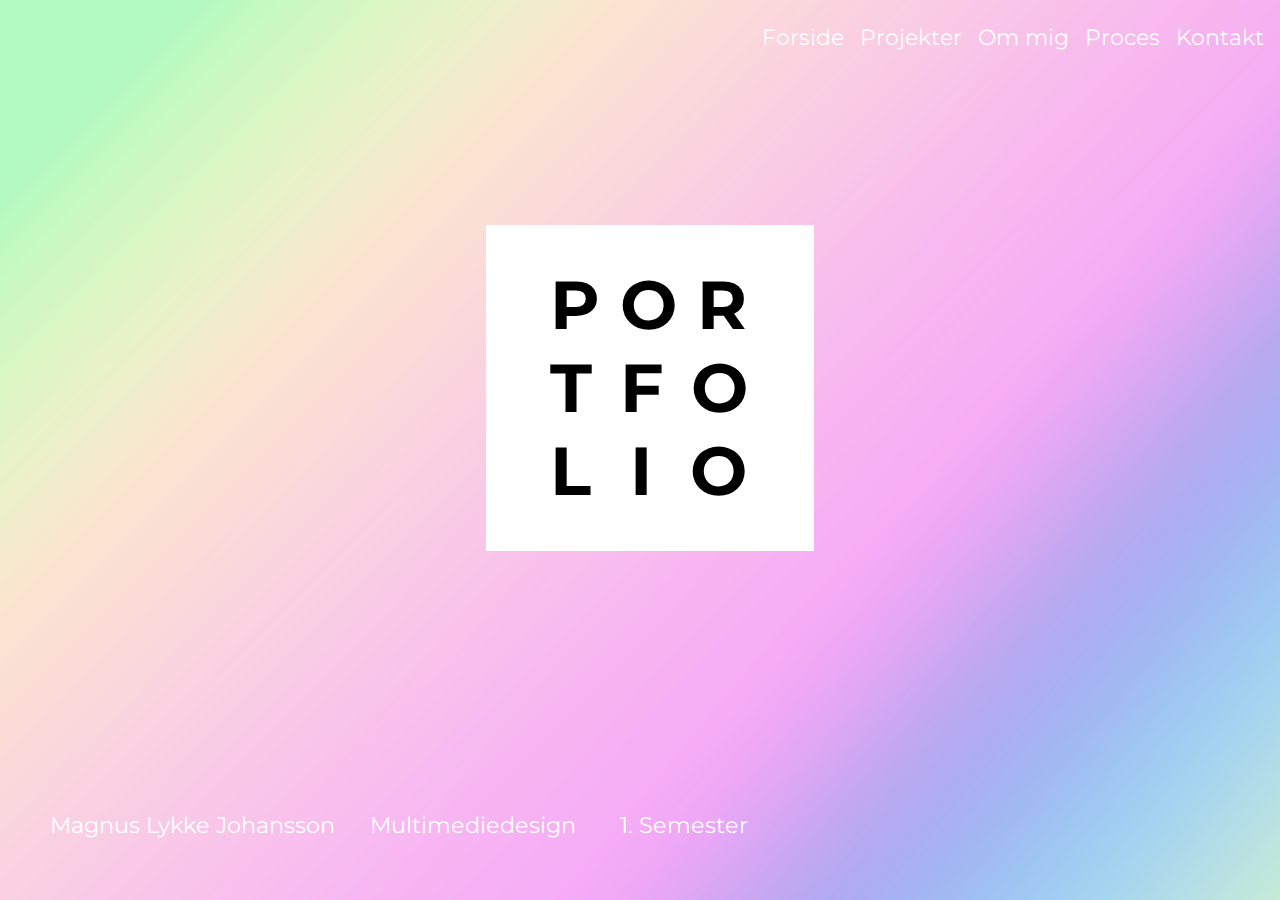
<file: eksamen/index.html>
<!DOCTYPE html>
<html lang="en">
  <head>
    <meta charset="UTF-8" />
    <meta http-equiv="X-UA-Compatible" content="IE=edge" />
    <meta name="viewport" content="width=device-width, initial-scale=1.0" />
    <meta name="robots" content="noindex, nofollow" />
    <link rel="stylesheet" href="css/style.css" />
    <link rel="stylesheet" href="css/projekter.css" />
    <link rel="icon" type="image/x-icon" href="design/billeder/favicon_m.svg" />
    <title>Portfolie</title>
  </head>
  <body class="body2">
    <header>
      <ul class="navbar">
        <li><a href="kontakt.html">Kontakt</a></li>
        <li><a href="proces.html">Proces</a></li>
        <li><a href="ommig.html">Om mig</a></li>
        <li><a href="projekter.html">Projekter</a></li>
        <li><a href="index.html">Forside</a></li>
      </ul>

      <div class="dropdown">
        <button onclick="myFunction()" class="dropbtn">Menu</button>
        <div id="myDropdown" class="dropdown-content">
          <a href="index.html">Forside</a>
          <a href="projekter.html">Projekter</a>
          <a href="ommig.html">Om Mig</a>
          <a href="proces.html">Proces</a>
          <a href="kontakt.html">Kontakt</a>
        </div>
      </div>
    </header>
    <main>
      <div class="gridmidtbox">
        <div class="midtbox">
          <h1 class="h1_a">POR</h1>
          <h1 class="h1_b">TFO</h1>
          <h1 class="h1_c">LIO</h1>
        </div>
      </div>

      <div>
        <p class="navn">Magnus Lykke Johansson</p>
        <p class="stilling">Multimediedesign</p>
        <p class="semester">1. Semester</p>
      </div>
    </main>
    <footer></footer>
    <script src="generel.js"></script>
  </body>
</html>
</file>
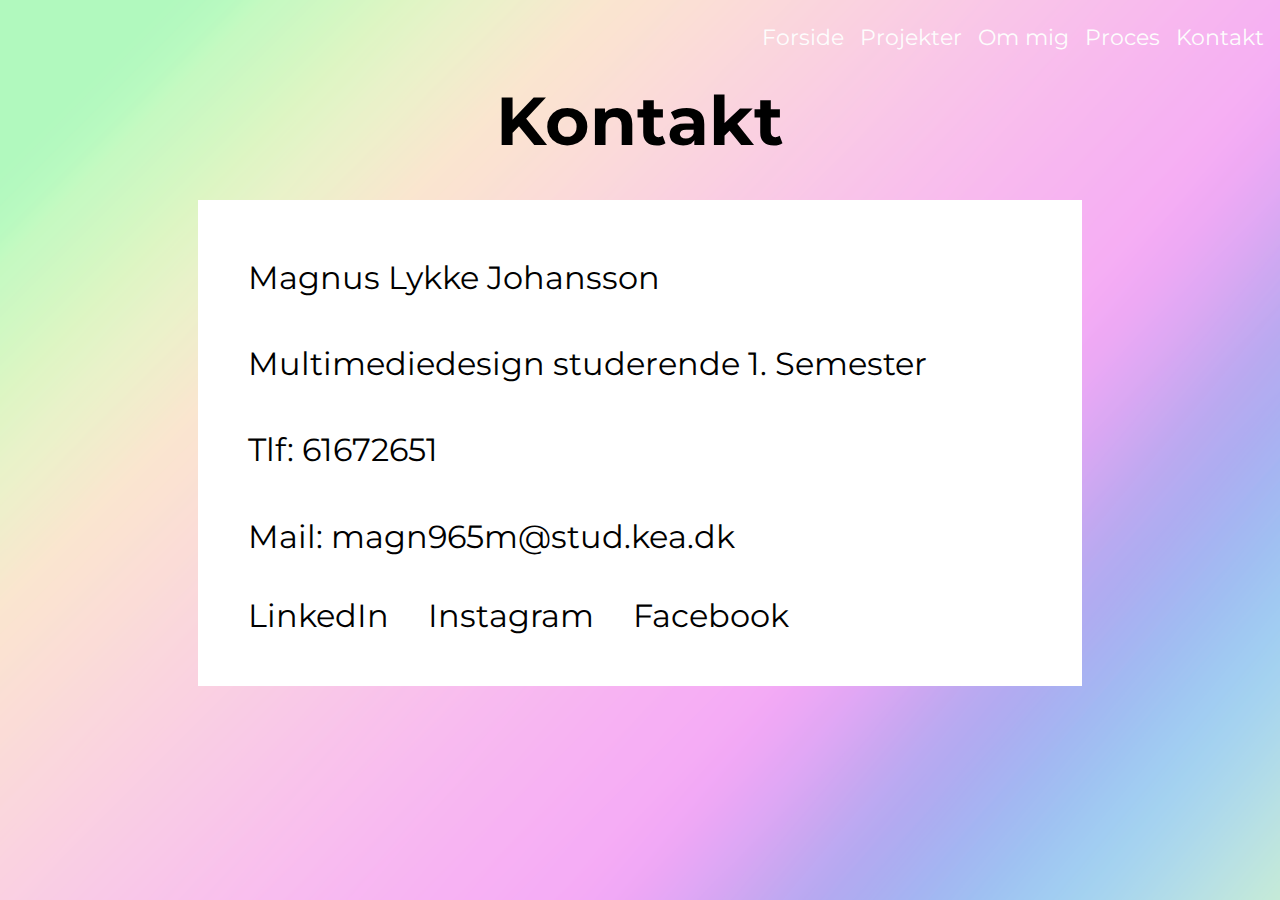
<file: eksamen/kontakt.html>
<!DOCTYPE html>
<html lang="en">
  <head>
    <meta charset="UTF-8" />
    <meta http-equiv="X-UA-Compatible" content="IE=edge" />
    <meta name="viewport" content="width=device-width, initial-scale=1.0" />
    <meta name="robots" content="noindex, nofollow" />
    <link rel="stylesheet" href="css/style.css" />
    <link rel="stylesheet" href="css/projekter.css" />
    <link rel="icon" type="image/x-icon" href="design/billeder/favicon_m.svg" />
    <title>Kontakt</title>
  </head>
  <body class="body2">
    <header>
      <ul class="navbar">
        <li><a href="kontakt.html">Kontakt</a></li>
        <li><a href="proces.html">Proces</a></li>
        <li><a href="ommig.html">Om mig</a></li>
        <li><a href="projekter.html">Projekter</a></li>
        <li><a href="index.html">Forside</a></li>
      </ul>

      <div class="dropdown">
        <button onclick="myFunction()" class="dropbtn">Menu</button>
        <div id="myDropdown" class="dropdown-content">
          <a href="index.html">Forside</a>
          <a href="projekter.html">Projekter</a>
          <a href="ommig.html">Om Mig</a>
          <a href="proces.html">Proces</a>
          <a href="kontakt.html">Kontakt</a>
        </div>
      </div>
    </header>
    <main>
      <div>
        <h1 class="overskrift">Kontakt</h1>
      </div>
      <div class="kontakt">
        <p>Magnus Lykke Johansson</p>
        <p>Multimediedesign studerende 1. Semester</p>
        <p>Tlf: 61672651</p>
        <p>Mail: magn965m@stud.kea.dk</p>
        <div class="grid_1_1_1">
          <a class="kontakt_a" href="https://www.linkedin.com/in/magnuslykkejohansson/" target="_blank">LinkedIn</a>
          <a class="kontakt_a" href="https://www.instagram.com/thedianadiamond/" target="_blank">Instagram</a>
          <a class="kontakt_a" href="https://www.facebook.com/magnus.lykkejohansson/" target="_blank">Facebook</a>
        </div>
      </div>
    </main>
    <footer></footer>
    <script src="generel.js"></script>
  </body>
</html>
</file>
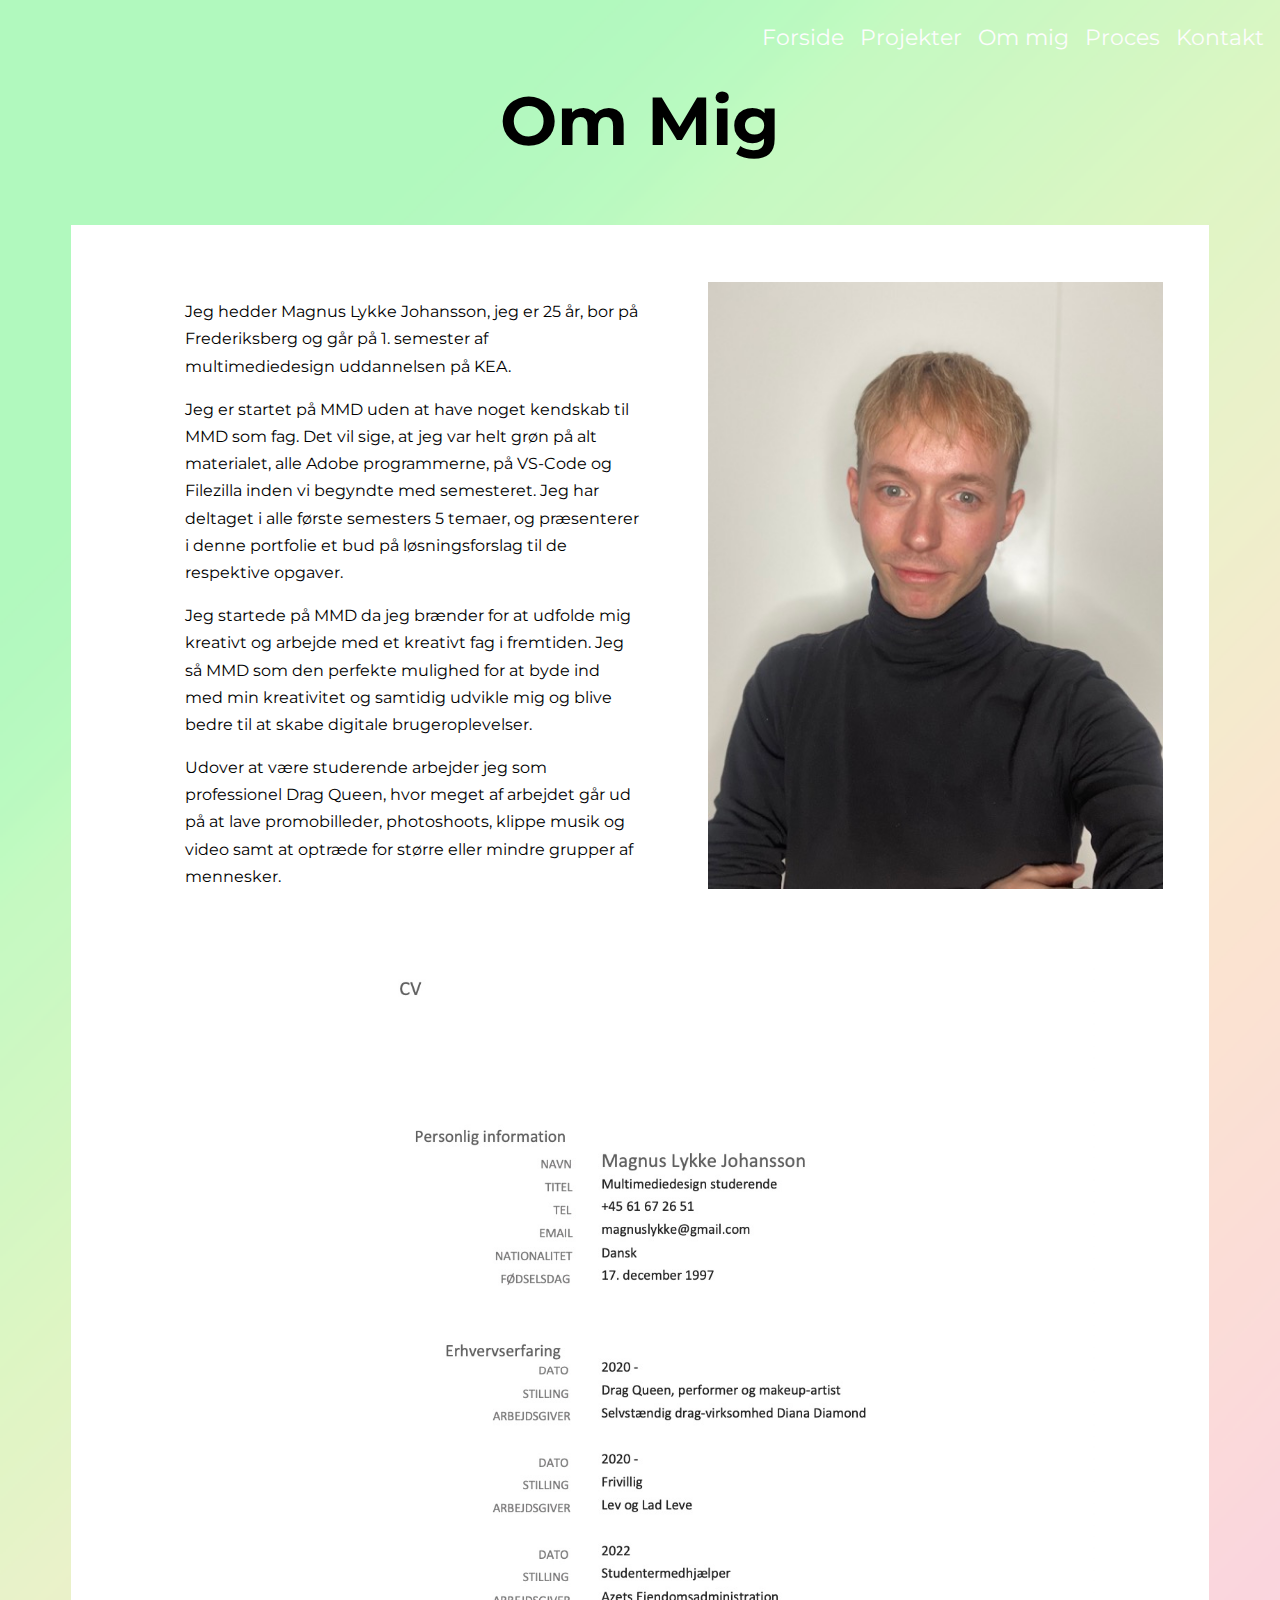
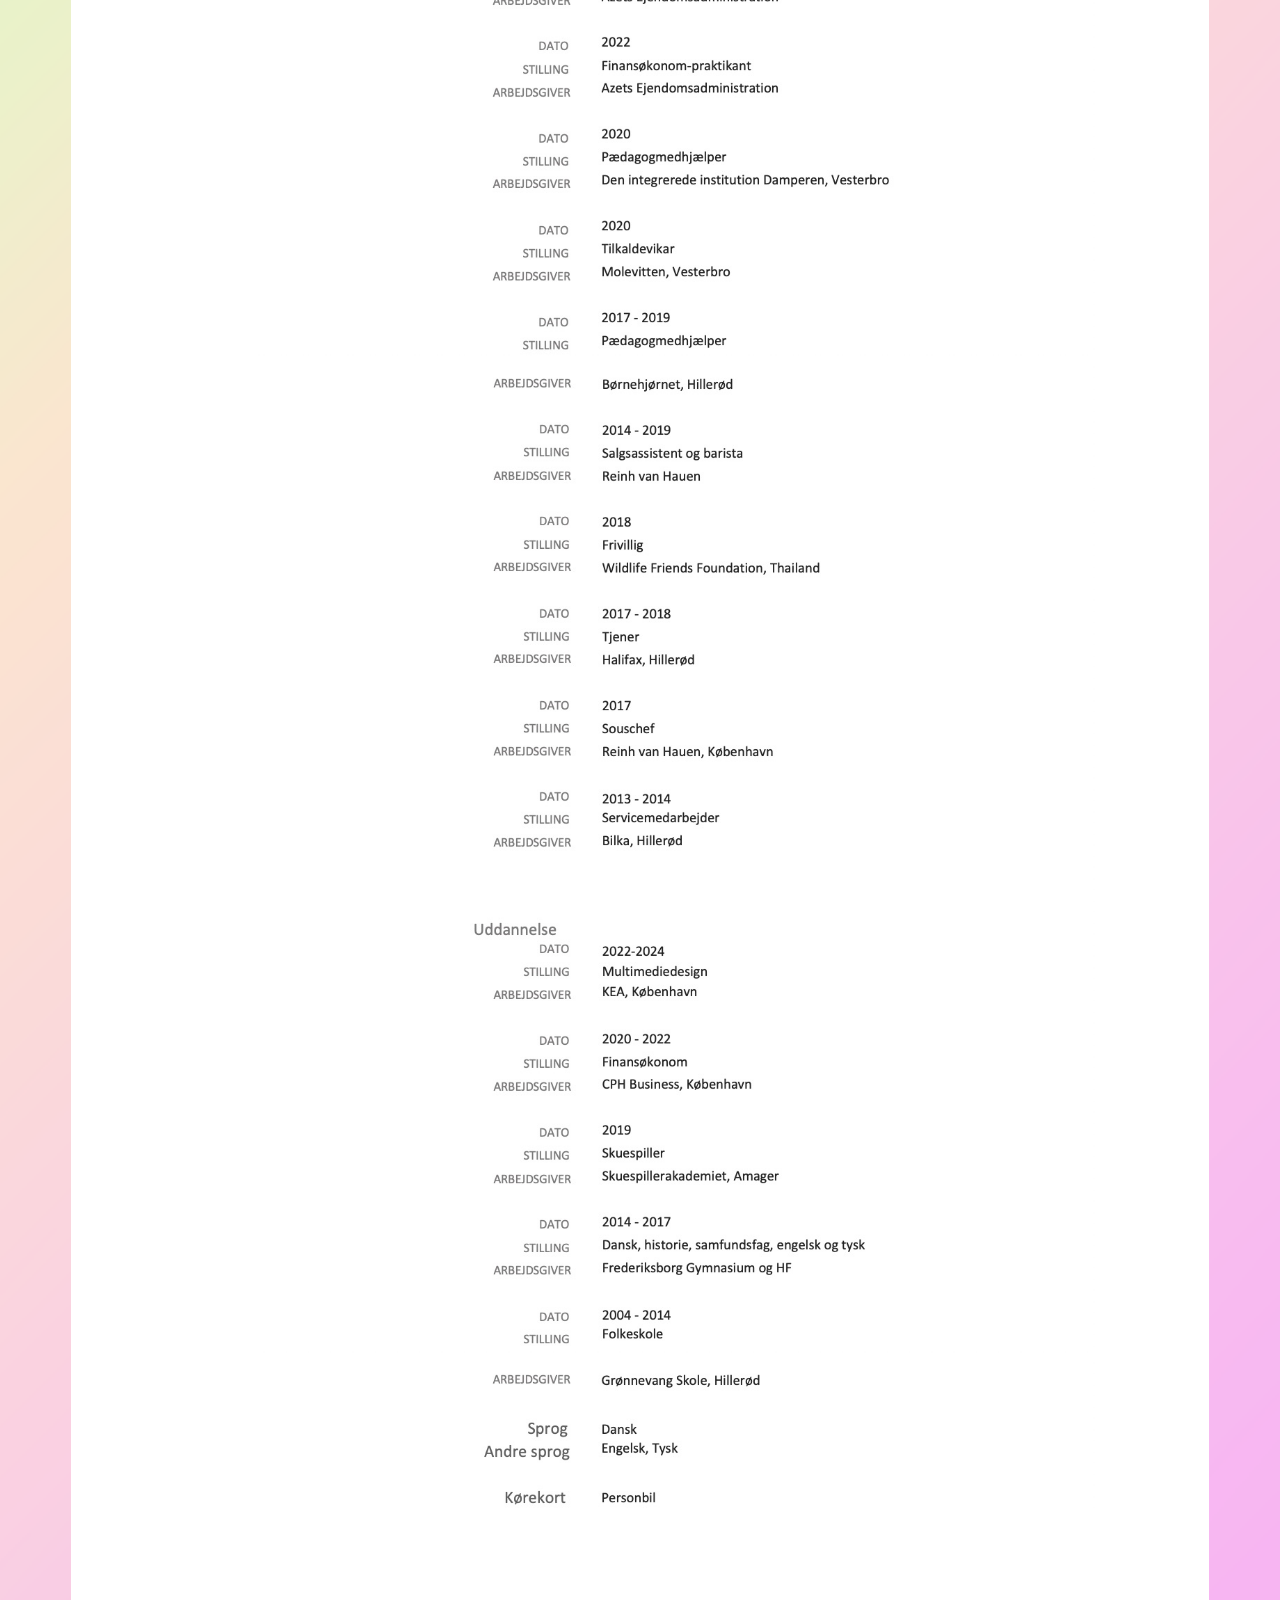
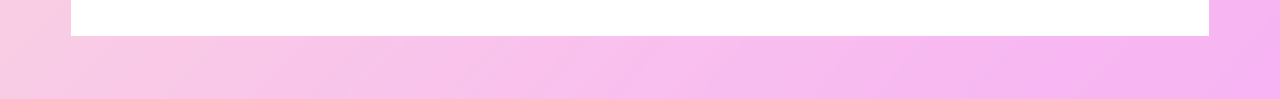
<file: eksamen/ommig.html>
<!DOCTYPE html>
<html lang="en">
  <head>
    <meta charset="UTF-8" />
    <meta http-equiv="X-UA-Compatible" content="IE=edge" />
    <meta name="viewport" content="width=device-width, initial-scale=1.0" />
    <meta name="robots" content="noindex, nofollow" />
    <link rel="stylesheet" href="css/style.css" />
    <link rel="stylesheet" href="css/projekter.css" />
    <link rel="icon" type="image/x-icon" href="design/billeder/favicon_m.svg" />
    <title>Om mig</title>
  </head>
  <body class="ommig_body">
    <header>
      <ul class="navbar">
        <li><a href="kontakt.html">Kontakt</a></li>
        <li><a href="proces.html">Proces</a></li>
        <li><a href="ommig.html">Om mig</a></li>
        <li><a href="projekter.html">Projekter</a></li>
        <li><a href="index.html">Forside</a></li>
      </ul>

      <div class="dropdown">
        <button onclick="myFunction()" class="dropbtn">Menu</button>
        <div id="myDropdown" class="dropdown-content">
          <a href="index.html">Forside</a>
          <a href="projekter.html">Projekter</a>
          <a href="ommig.html">Om Mig</a>
          <a href="proces.html">Proces</a>
          <a href="kontakt.html">Kontakt</a>
        </div>
      </div>
    </header>
    <main>
      <h1 class="overskrift">Om Mig</h1>
      <div class="ommig">
        <div class="grid_1_1ommig">
          <div>
            <p>Jeg hedder Magnus Lykke Johansson, jeg er 25 år, bor på Frederiksberg og går på 1. semester af multimediedesign uddannelsen på KEA.</p>
            <p>
              Jeg er startet på MMD uden at have noget kendskab til MMD som fag. Det vil sige, at jeg var helt grøn på alt materialet, alle Adobe programmerne, på VS-Code og Filezilla inden vi begyndte med semesteret. Jeg har deltaget i alle første
              semesters 5 temaer, og præsenterer i denne portfolie et bud på løsningsforslag til de respektive opgaver.
            </p>
            <p>
              Jeg startede på MMD da jeg brænder for at udfolde mig kreativt og arbejde med et kreativt fag i fremtiden. Jeg så MMD som den perfekte mulighed for at byde ind med min kreativitet og samtidig udvikle mig og blive bedre til at skabe
              digitale brugeroplevelser.
            </p>

            <p>Udover at være studerende arbejder jeg som professionel Drag Queen, hvor meget af arbejdet går ud på at lave promobilleder, photoshoots, klippe musik og video samt at optræde for større eller mindre grupper af mennesker.</p>
          </div>
          <div>
            <img class="portrait" src="design/billeder/portrait.jpeg" alt="portræt" />
          </div>
        </div>
        <div>
          <img class="img_cv" src="design/billeder/cv1.jpeg" alt="cv1" />
          <img class="img_cv" src="design/billeder/cv2.jpeg" alt="cv2" />
          <img class="img_cv1" src="design/billeder/cv3.jpeg" alt="cv3" />
        </div>
      </div>
    </main>
    <footer></footer>
    <script src="generel.js"></script>
  </body>
</html>
</file>
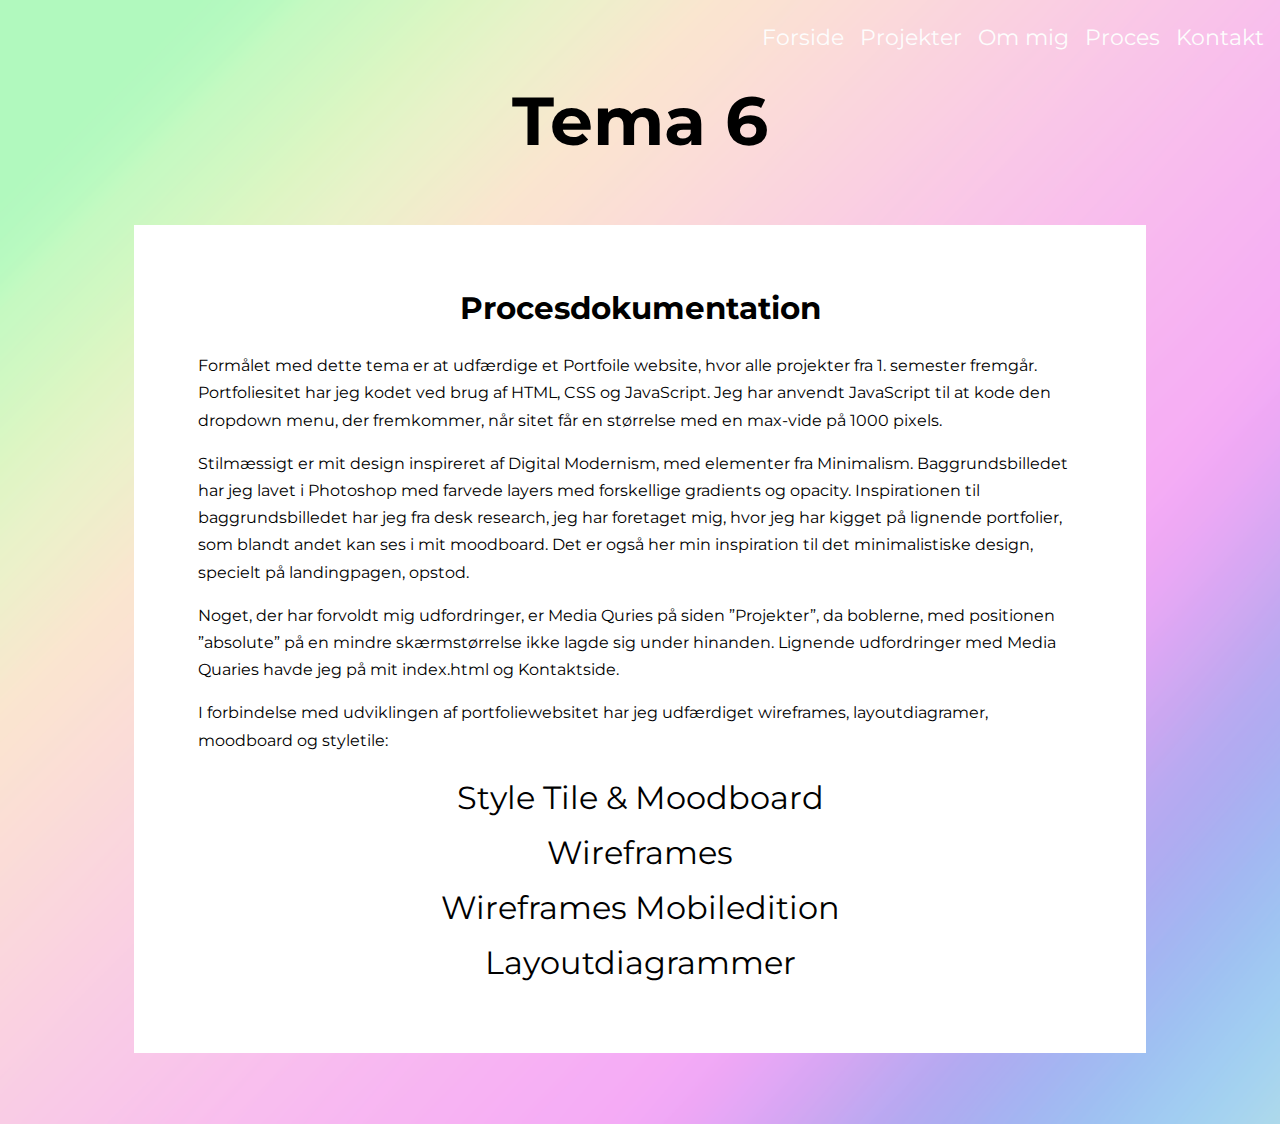
<file: eksamen/proces.html>
<!DOCTYPE html>
<html lang="en">
  <head>
    <meta charset="UTF-8" />
    <meta http-equiv="X-UA-Compatible" content="IE=edge" />
    <meta name="viewport" content="width=device-width, initial-scale=1.0" />
    <meta name="robots" content="noindex, nofollow" />
    <link rel="stylesheet" href="css/style.css" />
    <link rel="stylesheet" href="css/projekter.css" />
    <link rel="icon" type="image/x-icon" href="design/billeder/favicon_m.svg" />
    <title>Proces</title>
  </head>
  <body>
    <header>
      <ul class="navbar">
        <li><a href="kontakt.html">Kontakt</a></li>
        <li><a href="proces.html">Proces</a></li>
        <li><a href="ommig.html">Om mig</a></li>
        <li><a href="projekter.html">Projekter</a></li>
        <li><a href="index.html">Forside</a></li>
      </ul>

      <div class="dropdown">
        <button onclick="myFunction()" class="dropbtn">Menu</button>
        <div id="myDropdown" class="dropdown-content">
          <a href="index.html">Forside</a>
          <a href="projekter.html">Projekter</a>
          <a href="ommig.html">Om Mig</a>
          <a href="proces.html">Proces</a>
          <a href="kontakt.html">Kontakt</a>
        </div>
      </div>
    </header>
    <main>
      <div>
        <h1 class="overskrift">Tema 6</h1>
      </div>
      <div id="grid_1">
        <div class="grid_1">
          <h2 class="center">Procesdokumentation</h2>

          <p>
            Formålet med dette tema er at udfærdige et Portfoile website, hvor alle projekter fra 1. semester fremgår. Portfoliesitet har jeg kodet ved brug af HTML, CSS og JavaScript. Jeg har anvendt JavaScript til at kode den dropdown menu, der
            fremkommer, når sitet får en størrelse med en max-vide på 1000 pixels.
          </p>

          <p>
            Stilmæssigt er mit design inspireret af Digital Modernism, med elementer fra Minimalism. Baggrundsbilledet har jeg lavet i Photoshop med farvede layers med forskellige gradients og opacity. Inspirationen til baggrundsbilledet har jeg fra
            desk research, jeg har foretaget mig, hvor jeg har kigget på lignende portfolier, som blandt andet kan ses i mit moodboard. Det er også her min inspiration til det minimalistiske design, specielt på landingpagen, opstod.
          </p>

          <p>
            Noget, der har forvoldt mig udfordringer, er Media Quries på siden ”Projekter”, da boblerne, med positionen ”absolute” på en mindre skærmstørrelse ikke lagde sig under hinanden. Lignende udfordringer med Media Quaries havde jeg på mit
            index.html og Kontaktside.
          </p>
          <p>I forbindelse med udviklingen af portfoliewebsitet har jeg udfærdiget wireframes, layoutdiagramer, moodboard og styletile:</p>
          <a class="sort_skrift2" href="https://xd.adobe.com/view/0a688272-9b3b-439f-8f16-d8cc72229209-5f3b/" target="_blank">Style Tile & Moodboard</a>

          <a class="sort_skrift2" href="https://xd.adobe.com/view/9ee8b8fb-f44b-49fb-a83d-448538bab497-cbbb/" target="_blank">Wireframes</a>

          <a class="sort_skrift2" href="https://xd.adobe.com/view/32cf9885-0af8-417e-920d-a3dce9af9004-679c/" target="_blank">Wireframes Mobiledition</a>

          <a class="sort_skrift2" href="https://xd.adobe.com/view/02809934-1b8d-4665-b57a-2c4931082ee2-57d3/" target="_blank">Layoutdiagrammer</a>
        </div>
      </div>
    </main>
    <footer></footer>
    <script src="generel.js"></script>
  </body>
</html>
</file>
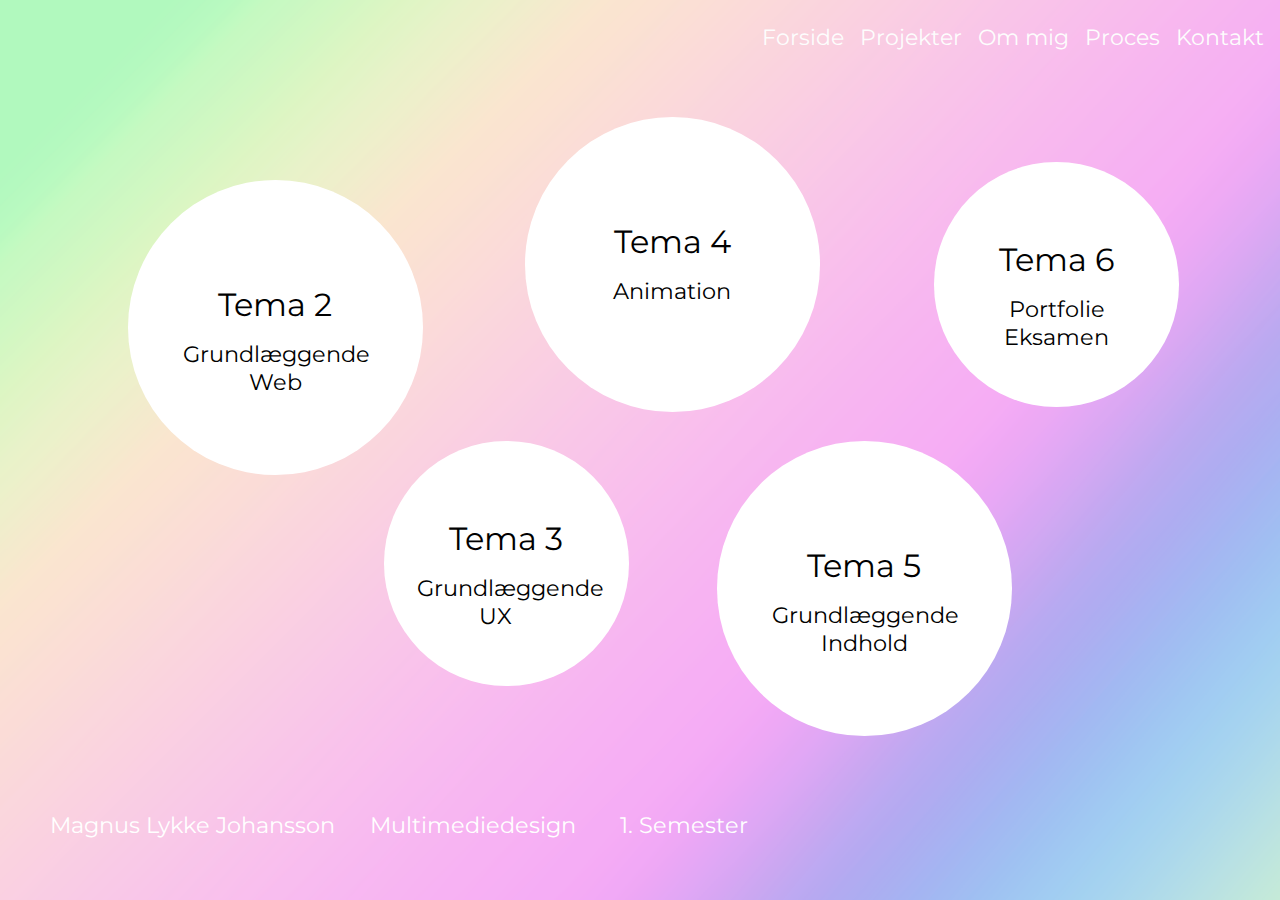
<file: eksamen/projekter.html>
<!DOCTYPE html>
<html lang="en">
  <head>
    <meta charset="UTF-8" />
    <meta http-equiv="X-UA-Compatible" content="IE=edge" />
    <meta name="viewport" content="width=device-width, initial-scale=1.0" />
    <meta name="robots" content="noindex, nofollow" />
    <link rel="stylesheet" href="css/style.css" />
    <link rel="stylesheet" href="css/projekter.css" />
    <link rel="icon" type="image/x-icon" href="design/billeder/favicon_m.svg" />
    <title>Projekter</title>
  </head>
  <body>
    <header>
      <ul class="navbar2">
        <li><a href="kontakt.html">Kontakt</a></li>
        <li><a href="proces.html">Proces</a></li>
        <li><a href="ommig.html">Om mig</a></li>
        <li><a href="projekter.html">Projekter</a></li>
        <li><a href="index.html">Forside</a></li>
      </ul>

      <div class="dropdown2">
        <button onclick="myFunction()" class="dropbtn">Menu</button>
        <div id="myDropdown" class="dropdown-content">
          <a href="index.html">Forside</a>
          <a href="projekter.html">Projekter</a>
          <a href="ommig.html">Om Mig</a>
          <a href="proces.html">Proces</a>
          <a href="kontakt.html">Kontakt</a>
        </div>
      </div>
    </header>
    <main>
      <div id="grid_1">
        <div class="tema2">
          <div class="h2_margin">
            <div>
              <a class="sort_skrift" href="tema2.html">Tema 2 </a>
              <a class="sort_skrift_1" href="tema2.html"> Grundlæggende Web</a>
            </div>
          </div>
        </div>
        <div class="tema3">
          <div class="h2_margin">
            <div>
              <a class="sort_skrift_2" href="tema3.html">Tema 3</a>
              <a class="sort_skrift_3" href="tema3.html">Grundlæggende UX</a>
            </div>
          </div>
        </div>
        <div class="tema4">
          <div class="h2_margin">
            <div>
              <a class="sort_skrift" href="tema4.html">Tema 4 </a>
              <a class="sort_skrift_1" href="tema4.html">Animation</a>
            </div>
          </div>
        </div>
        <div class="tema5">
          <div class="h2_margin">
            <div>
              <a class="sort_skrift" href="tema5.html">Tema 5</a>
              <a class="sort_skrift_1" href="tema5.html">Grundlæggende Indhold</a>
            </div>
          </div>
        </div>
        <div class="tema6">
          <div class="h2_margin">
            <div>
              <a class="sort_skrift_2" href="proces.html">Tema 6</a>
              <a class="sort_skrift_1" href="proces.html">Portfolie Eksamen</a>
            </div>
          </div>
        </div>
      </div>
      <div class="remove">
        <p class="navn">Magnus Lykke Johansson</p>
        <p class="stilling">Multimediedesign</p>
        <p class="semester">1. Semester</p>
      </div>
    </main>
    <footer></footer>
    <script src="generel.js"></script>
  </body>
</html>
</file>
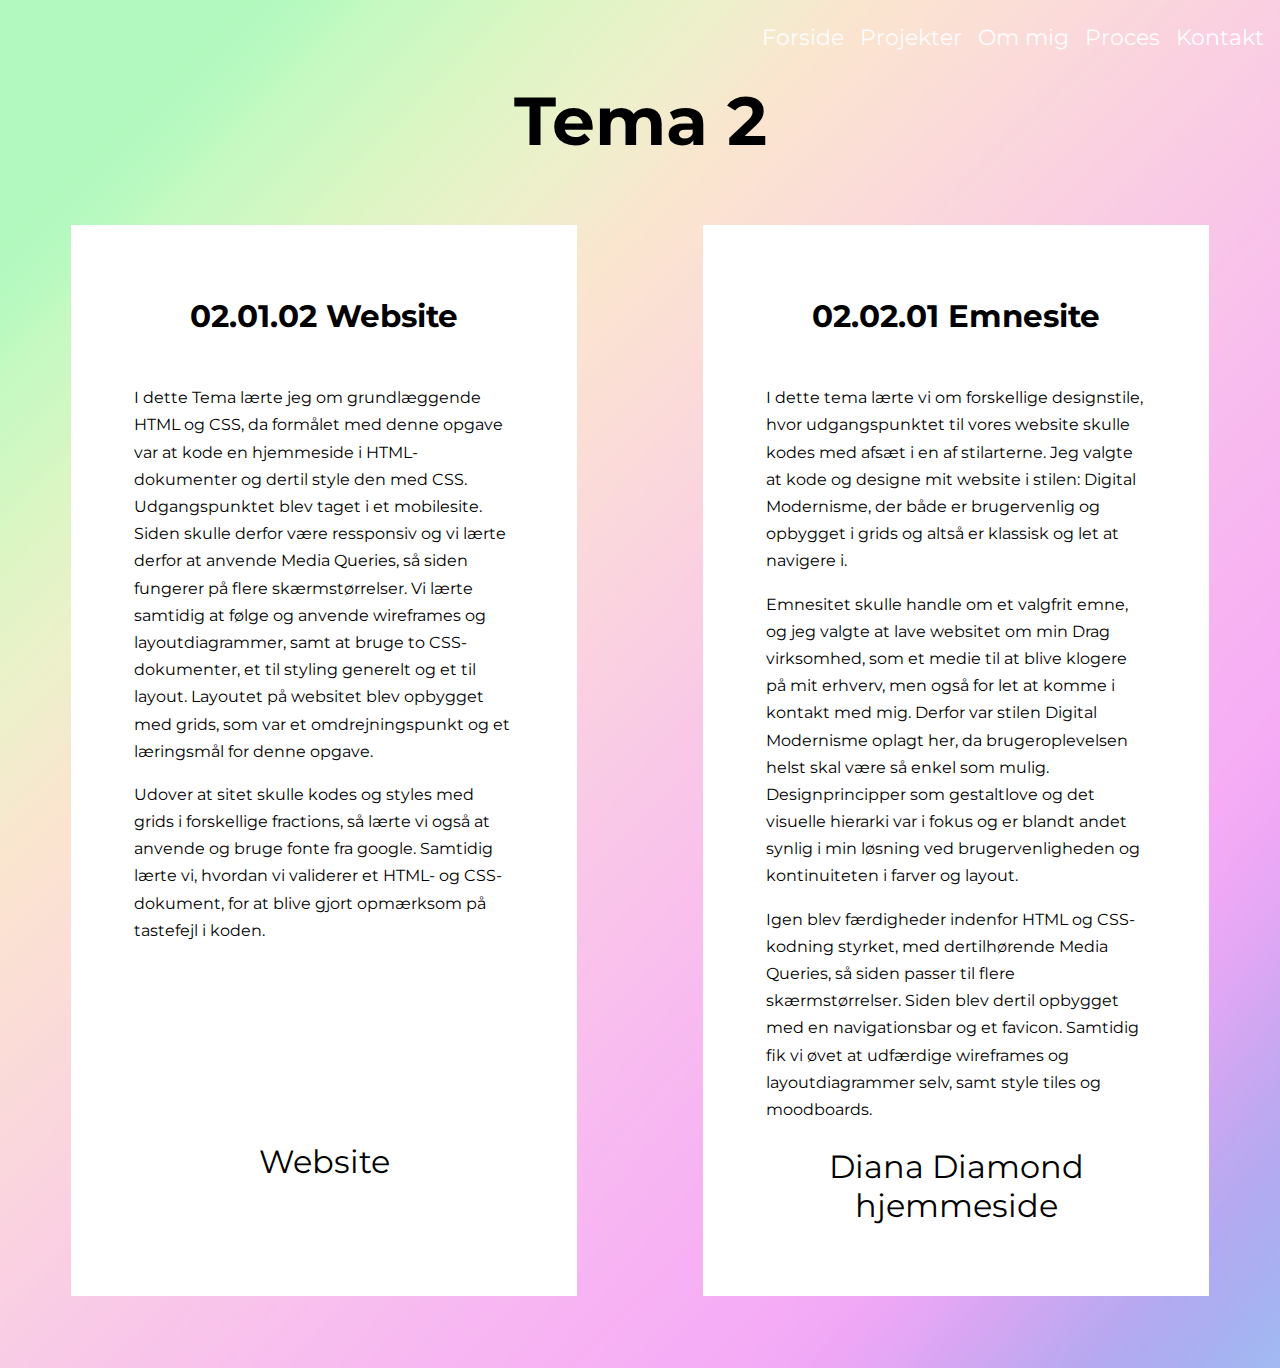
<file: eksamen/tema2.html>
<!DOCTYPE html>
<html lang="en">
  <head>
    <meta charset="UTF-8" />
    <meta http-equiv="X-UA-Compatible" content="IE=edge" />
    <meta name="viewport" content="width=device-width, initial-scale=1.0" />
    <meta name="robots" content="noindex, nofollow" />
    <link rel="stylesheet" href="css/style.css" />
    <link rel="stylesheet" href="css/projekter.css" />
    <link rel="icon" type="image/x-icon" href="design/billeder/favicon_m.svg" />
    <title>Tema 2</title>
  </head>
  <body>
    <header>
      <ul class="navbar">
        <li><a href="kontakt.html">Kontakt</a></li>
        <li><a href="proces.html">Proces</a></li>
        <li><a href="ommig.html">Om mig</a></li>
        <li><a href="projekter.html">Projekter</a></li>
        <li><a href="index.html">Forside</a></li>
      </ul>

      <div class="dropdown">
        <button onclick="myFunction()" class="dropbtn">Menu</button>
        <div id="myDropdown" class="dropdown-content">
          <a href="index.html">Forside</a>
          <a href="projekter.html">Projekter</a>
          <a href="ommig.html">Om Mig</a>
          <a href="proces.html">Proces</a>
          <a href="kontakt.html">Kontakt</a>
        </div>
      </div>
    </header>
    <main>
      <div>
        <h1 class="overskrift">Tema 2</h1>
      </div>
      <div id="grid_1_1">
        <div class="grid_1_1">
          <a class="sort_skrift" href="https://www.dianadiamond.dk/website/index.html" target="_blank"><h2 class="center">02.01.02 Website</h2></a>

          <p>
            I dette Tema lærte jeg om grundlæggende HTML og CSS, da formålet med denne opgave var at kode en hjemmeside i HTML-dokumenter og dertil style den med CSS. Udgangspunktet blev taget i et mobilesite. Siden skulle derfor være ressponsiv og
            vi lærte derfor at anvende Media Queries, så siden fungerer på flere skærmstørrelser. Vi lærte samtidig at følge og anvende wireframes og layoutdiagrammer, samt at bruge to CSS-dokumenter, et til styling generelt og et til layout.
            Layoutet på websitet blev opbygget med grids, som var et omdrejningspunkt og et læringsmål for denne opgave.
          </p>
          <p>
            Udover at sitet skulle kodes og styles med grids i forskellige fractions, så lærte vi også at anvende og bruge fonte fra google. Samtidig lærte vi, hvordan vi validerer et HTML- og CSS-dokument, for at blive gjort opmærksom på tastefejl i
            koden.
          </p>

          <a class="sort_skrift1" href="https://www.dianadiamond.dk/website/index.html" target="_blank">Website</a>
        </div>
        <div class="grid_1_1">
          <a class="sort_skrift2" href="http://dianadiamond.dk/" target="_blank"><h2 class="center">02.02.01 Emnesite</h2></a>
          <p>
            I dette tema lærte vi om forskellige designstile, hvor udgangspunktet til vores website skulle kodes med afsæt i en af stilarterne. Jeg valgte at kode og designe mit website i stilen: Digital Modernisme, der både er brugervenlig og
            opbygget i grids og altså er klassisk og let at navigere i.
          </p>
          <p>
            Emnesitet skulle handle om et valgfrit emne, og jeg valgte at lave websitet om min Drag virksomhed, som et medie til at blive klogere på mit erhverv, men også for let at komme i kontakt med mig. Derfor var stilen Digital Modernisme oplagt
            her, da brugeroplevelsen helst skal være så enkel som mulig. Designprincipper som gestaltlove og det visuelle hierarki var i fokus og er blandt andet synlig i min løsning ved brugervenligheden og kontinuiteten i farver og layout.
          </p>
          <p>
            Igen blev færdigheder indenfor HTML og CSS-kodning styrket, med dertilhørende Media Queries, så siden passer til flere skærmstørrelser. Siden blev dertil opbygget med en navigationsbar og et favicon. Samtidig fik vi øvet at udfærdige
            wireframes og layoutdiagrammer selv, samt style tiles og moodboards.
          </p>
          <a class="sort_skrift2" href="http://dianadiamond.dk/" target="_blank">Diana Diamond hjemmeside</a>
        </div>
      </div>
    </main>
    <footer></footer>
    <script src="generel.js"></script>
  </body>
</html>
</file>
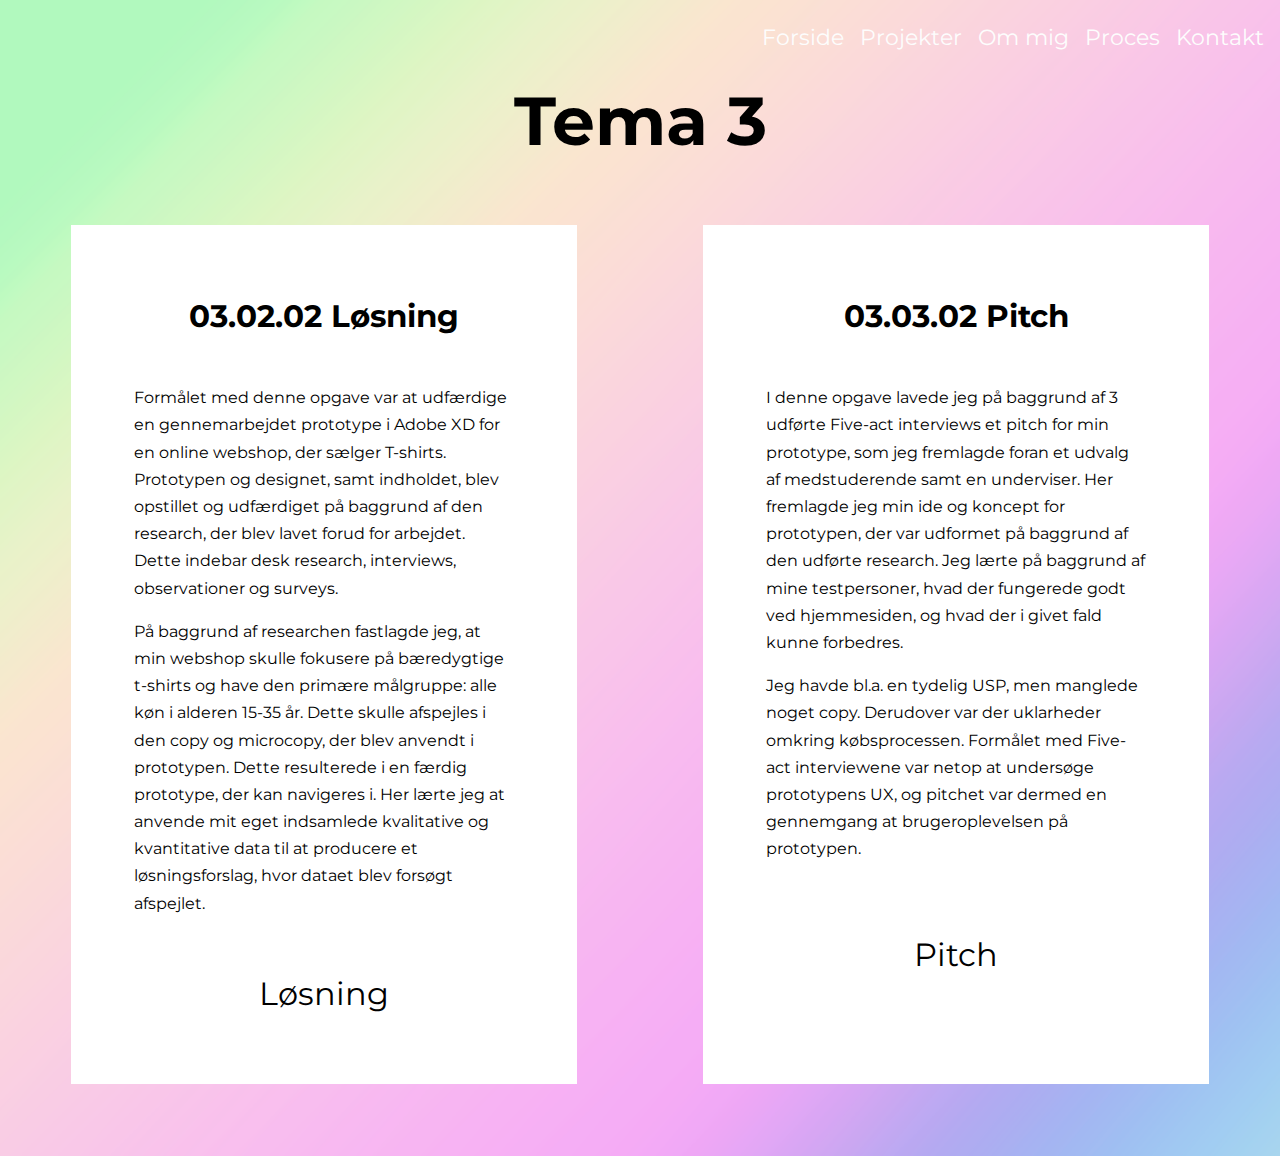
<file: eksamen/tema3.html>
<!DOCTYPE html>
<html lang="en">
  <head>
    <meta charset="UTF-8" />
    <meta http-equiv="X-UA-Compatible" content="IE=edge" />
    <meta name="viewport" content="width=device-width, initial-scale=1.0" />
    <meta name="robots" content="noindex, nofollow" />
    <link rel="stylesheet" href="css/style.css" />
    <link rel="stylesheet" href="css/projekter.css" />
    <link rel="icon" type="image/x-icon" href="design/billeder/favicon_m.svg" />
    <title>Tema 3</title>
  </head>
  <body>
    <header>
      <ul class="navbar">
        <li><a href="kontakt.html">Kontakt</a></li>
        <li><a href="proces.html">Proces</a></li>
        <li><a href="ommig.html">Om mig</a></li>
        <li><a href="projekter.html">Projekter</a></li>
        <li><a href="index.html">Forside</a></li>
      </ul>

      <div class="dropdown">
        <button onclick="myFunction()" class="dropbtn">Menu</button>
        <div id="myDropdown" class="dropdown-content">
          <a href="index.html">Forside</a>
          <a href="projekter.html">Projekter</a>
          <a href="ommig.html">Om Mig</a>
          <a href="proces.html">Proces</a>
          <a href="kontakt.html">Kontakt</a>
        </div>
      </div>
    </header>
    <main>
      <div>
        <h1 class="overskrift">Tema 3</h1>
      </div>
      <div id="grid_1_1">
        <div class="grid_1_1">
          <a
            class="sort_skrift"
            href="https://xd.adobe.com/view/7c686360-4565-46e9-8161-4a600df88cad-293b/

          "
            target="_blank"
            ><h2 class="center">03.02.02 Løsning</h2></a
          >
          <p>
            Formålet med denne opgave var at udfærdige en gennemarbejdet prototype i Adobe XD for en online webshop, der sælger T-shirts. Prototypen og designet, samt indholdet, blev opstillet og udfærdiget på baggrund af den research, der blev lavet
            forud for arbejdet. Dette indebar desk research, interviews, observationer og surveys.
          </p>
          <p>
            På baggrund af researchen fastlagde jeg, at min webshop skulle fokusere på bæredygtige t-shirts og have den primære målgruppe: alle køn i alderen 15-35 år. Dette skulle afspejles i den copy og microcopy, der blev anvendt i prototypen.
            Dette resulterede i en færdig prototype, der kan navigeres i. Her lærte jeg at anvende mit eget indsamlede kvalitative og kvantitative data til at producere et løsningsforslag, hvor dataet blev forsøgt afspejlet.
          </p>
          <a
            class="sort_skrift5"
            href="https://xd.adobe.com/view/7c686360-4565-46e9-8161-4a600df88cad-293b/

          "
            target="_blank"
            >Løsning</a
          >
        </div>
        <div class="grid_1_1">
          <a class="sort_skrift" href="https://xd.adobe.com/view/90070c52-6c69-4ab8-9452-e92bcdcd4ec5-c554/" target="_blank"><h2 class="center">03.03.02 Pitch</h2></a>

          <p>
            I denne opgave lavede jeg på baggrund af 3 udførte Five-act interviews et pitch for min prototype, som jeg fremlagde foran et udvalg af medstuderende samt en underviser. Her fremlagde jeg min ide og koncept for prototypen, der var
            udformet på baggrund af den udførte research. Jeg lærte på baggrund af mine testpersoner, hvad der fungerede godt ved hjemmesiden, og hvad der i givet fald kunne forbedres.
          </p>
          <p>
            Jeg havde bl.a. en tydelig USP, men manglede noget copy. Derudover var der uklarheder omkring købsprocessen. Formålet med Five-act interviewene var netop at undersøge prototypens UX, og pitchet var dermed en gennemgang at brugeroplevelsen
            på prototypen.
          </p>
          <a class="sort_skrift3" href="https://xd.adobe.com/view/90070c52-6c69-4ab8-9452-e92bcdcd4ec5-c554/" target="_blank">Pitch</a>
        </div>
      </div>
    </main>
    <footer></footer>
    <script src="generel.js"></script>
  </body>
</html>
</file>
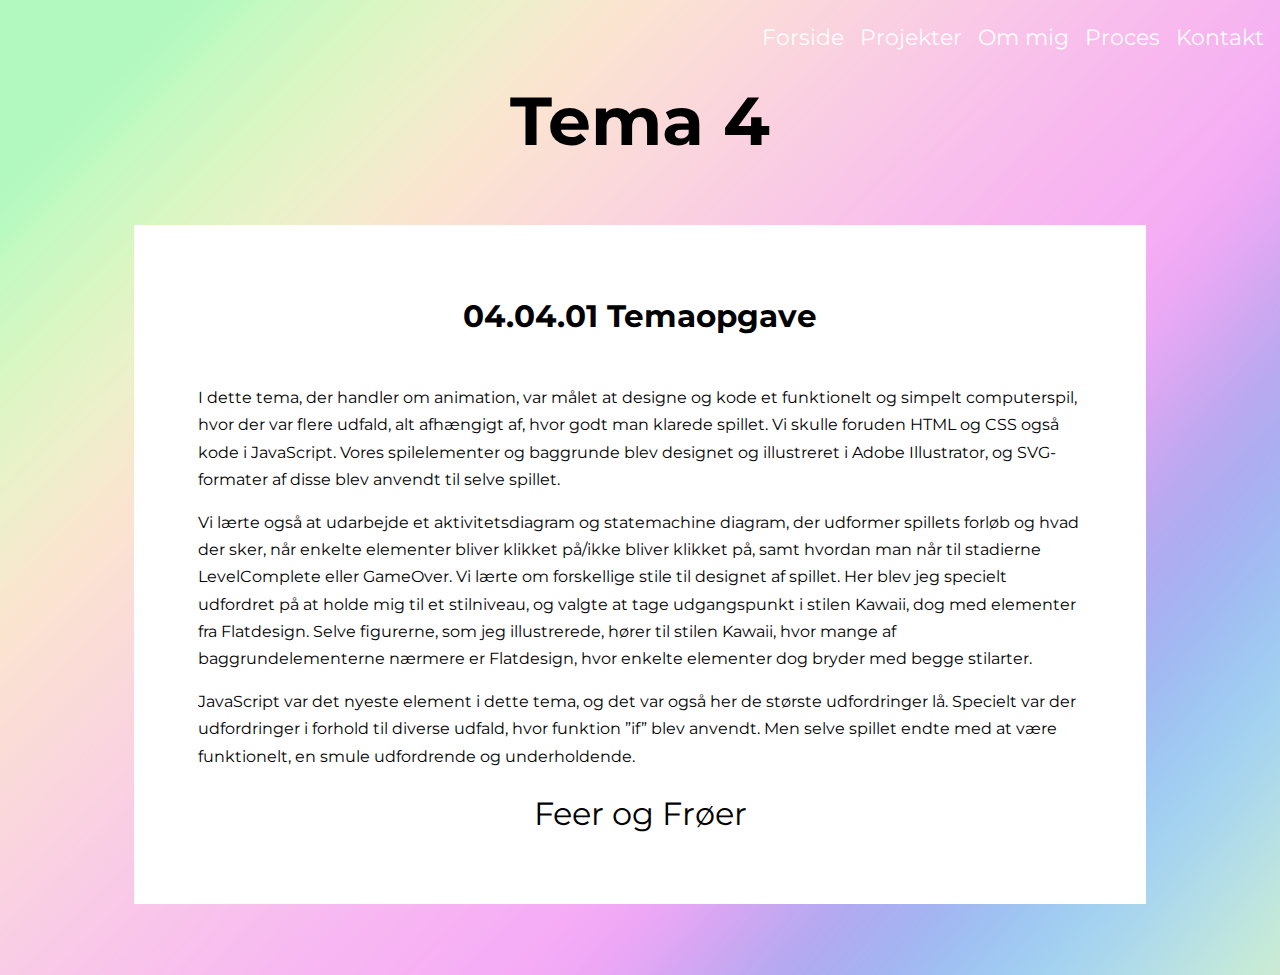
<file: eksamen/tema4.html>
<!DOCTYPE html>
<html lang="en">
  <head>
    <meta charset="UTF-8" />
    <meta http-equiv="X-UA-Compatible" content="IE=edge" />
    <meta name="viewport" content="width=device-width, initial-scale=1.0" />
    <meta name="robots" content="noindex, nofollow" />
    <link rel="stylesheet" href="css/style.css" />
    <link rel="stylesheet" href="css/projekter.css" />
    <link rel="icon" type="image/x-icon" href="design/billeder/favicon_m.svg" />
    <title>Tema 4</title>
  </head>
  <body>
    <header>
      <ul class="navbar">
        <li><a href="kontakt.html">Kontakt</a></li>
        <li><a href="proces.html">Proces</a></li>
        <li><a href="ommig.html">Om mig</a></li>
        <li><a href="projekter.html">Projekter</a></li>
        <li><a href="index.html">Forside</a></li>
      </ul>

      <div class="dropdown">
        <button onclick="myFunction()" class="dropbtn">Menu</button>
        <div id="myDropdown" class="dropdown-content">
          <a href="index.html">Forside</a>
          <a href="projekter.html">Projekter</a>
          <a href="ommig.html">Om Mig</a>
          <a href="proces.html">Proces</a>
          <a href="kontakt.html">Kontakt</a>
        </div>
      </div>
    </header>
    <main>
      <div>
        <h1 class="overskrift">Tema 4</h1>
      </div>
      <div id="grid_1">
        <div class="grid_1">
          <a class="sort_skrift" href="https://www.dianadiamond.dk/website_spil/index.html" target="_blank"><h2 class="center">04.04.01 Temaopgave</h2></a>

          <p>
            I dette tema, der handler om animation, var målet at designe og kode et funktionelt og simpelt computerspil, hvor der var flere udfald, alt afhængigt af, hvor godt man klarede spillet. Vi skulle foruden HTML og CSS også kode i JavaScript.
            Vores spilelementer og baggrunde blev designet og illustreret i Adobe Illustrator, og SVG-formater af disse blev anvendt til selve spillet.
          </p>
          <p>
            Vi lærte også at udarbejde et aktivitetsdiagram og statemachine diagram, der udformer spillets forløb og hvad der sker, når enkelte elementer bliver klikket på/ikke bliver klikket på, samt hvordan man når til stadierne LevelComplete eller
            GameOver. Vi lærte om forskellige stile til designet af spillet. Her blev jeg specielt udfordret på at holde mig til et stilniveau, og valgte at tage udgangspunkt i stilen Kawaii, dog med elementer fra Flatdesign. Selve figurerne, som jeg
            illustrerede, hører til stilen Kawaii, hvor mange af baggrundelementerne nærmere er Flatdesign, hvor enkelte elementer dog bryder med begge stilarter.
          </p>
          <p>
            JavaScript var det nyeste element i dette tema, og det var også her de største udfordringer lå. Specielt var der udfordringer i forhold til diverse udfald, hvor funktion ”if” blev anvendt. Men selve spillet endte med at være funktionelt,
            en smule udfordrende og underholdende.
          </p>
          <a class="sort_skrift2" href="https://www.dianadiamond.dk/website_spil/index.html" target="_blank">Feer og Frøer</a>
        </div>
      </div>
    </main>
    <footer></footer>
    <script src="generel.js"></script>
  </body>
</html>
</file>
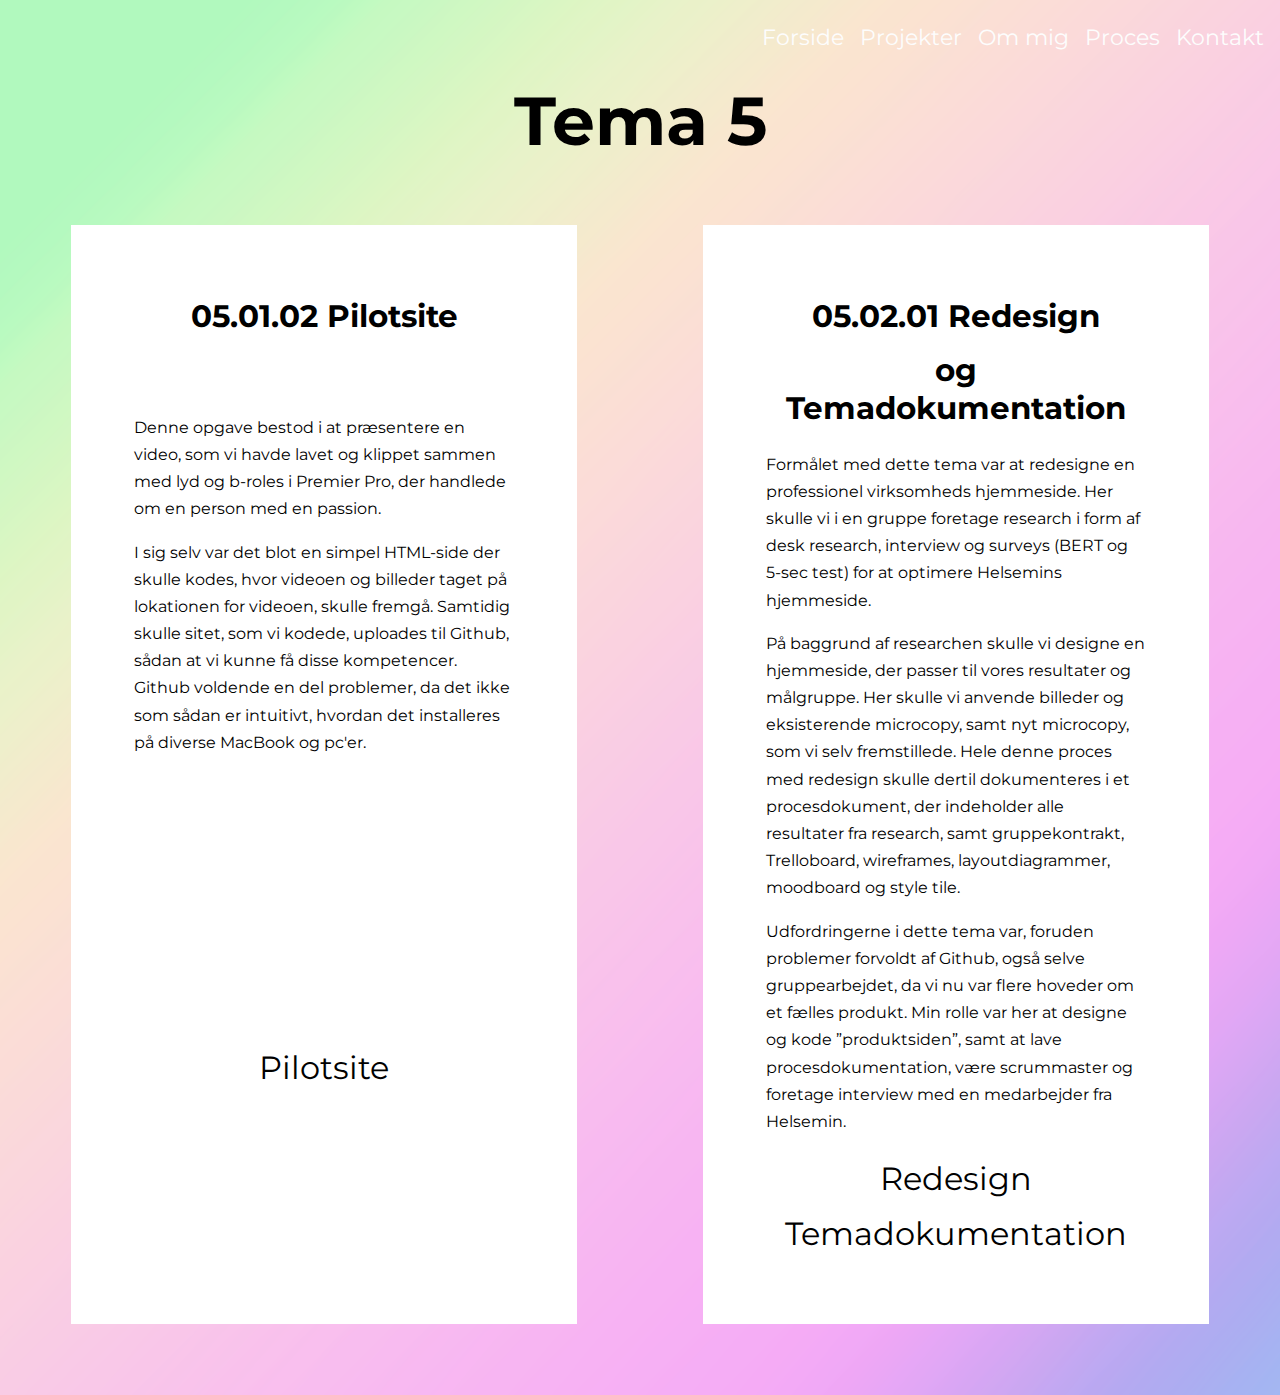
<file: eksamen/tema5.html>
<!DOCTYPE html>
<html lang="en">
  <head>
    <meta charset="UTF-8" />
    <meta http-equiv="X-UA-Compatible" content="IE=edge" />
    <meta name="viewport" content="width=device-width, initial-scale=1.0" />
    <meta name="robots" content="noindex, nofollow" />
    <link rel="stylesheet" href="css/style.css" />
    <link rel="stylesheet" href="css/projekter.css" />
    <link rel="icon" type="image/x-icon" href="design/billeder/favicon_m.svg" />
    <title>Tema 5</title>
  </head>
  <body>
    <header>
      <ul class="navbar">
        <li><a href="kontakt.html">Kontakt</a></li>
        <li><a href="proces.html">Proces</a></li>
        <li><a href="ommig.html">Om mig</a></li>
        <li><a href="projekter.html">Projekter</a></li>
        <li><a href="index.html">Forside</a></li>
      </ul>

      <div class="dropdown">
        <button onclick="myFunction()" class="dropbtn">Menu</button>
        <div id="myDropdown" class="dropdown-content">
          <a href="index.html">Forside</a>
          <a href="projekter.html">Projekter</a>
          <a href="ommig.html">Om Mig</a>
          <a href="proces.html">Proces</a>
          <a href="kontakt.html">Kontakt</a>
        </div>
      </div>
    </header>
    <main>
      <div>
        <h1 class="overskrift">Tema 5</h1>
      </div>
      <div id="grid_1_1">
        <div class="grid_1_1">
          <a class="sort_skrift" href="https://www.dianadiamond.dk/05.01.02pilotsite/index.html" target="_blank"><h2 class="center">05.01.02 Pilotsite</h2></a>

          <p class="p_tema5">Denne opgave bestod i at præsentere en video, som vi havde lavet og klippet sammen med lyd og b-roles i Premier Pro, der handlede om en person med en passion.</p>
          <p>
            I sig selv var det blot en simpel HTML-side der skulle kodes, hvor videoen og billeder taget på lokationen for videoen, skulle fremgå. Samtidig skulle sitet, som vi kodede, uploades til Github, sådan at vi kunne få disse kompetencer.
            Github voldende en del problemer, da det ikke som sådan er intuitivt, hvordan det installeres på diverse MacBook og pc'er.
          </p>
          <a class="sort_skrift4" href="https://www.dianadiamond.dk/05.01.02pilotsite/index.html" target="_blank">Pilotsite</a>
        </div>
        <div class="grid_1_1">
          <a class="sort_skrift2" href="https://zenostudie.dk/kea/05_indhold/redesign/index.html" target="_blank"><h2 class="h2_tema5">05.02.01 Redesign</h2></a>

          <a class="sort_skrift2" href="https://docs.google.com/document/d/1PvNpetwJWqsaJI4j4WF7xFBC8D2Ezj8dAbcYcTu9tqA/edit" target="_blank"><h2 class="h2_tema5">og Temadokumentation</h2></a>
          <p>Formålet med dette tema var at redesigne en professionel virksomheds hjemmeside. Her skulle vi i en gruppe foretage research i form af desk research, interview og surveys (BERT og 5-sec test) for at optimere Helsemins hjemmeside.</p>
          <p>
            På baggrund af researchen skulle vi designe en hjemmeside, der passer til vores resultater og målgruppe. Her skulle vi anvende billeder og eksisterende microcopy, samt nyt microcopy, som vi selv fremstillede. Hele denne proces med
            redesign skulle dertil dokumenteres i et procesdokument, der indeholder alle resultater fra research, samt gruppekontrakt, Trelloboard, wireframes, layoutdiagrammer, moodboard og style tile.
          </p>
          <p>
            Udfordringerne i dette tema var, foruden problemer forvoldt af Github, også selve gruppearbejdet, da vi nu var flere hoveder om et fælles produkt. Min rolle var her at designe og kode ”produktsiden”, samt at lave procesdokumentation, være
            scrummaster og foretage interview med en medarbejder fra Helsemin.
          </p>

          <a class="sort_skrift2" href="https://zenostudie.dk/kea/05_indhold/redesign/index.html" target="_blank">Redesign</a>
          <a class="sort_skrift2" href="https://docs.google.com/document/d/1PvNpetwJWqsaJI4j4WF7xFBC8D2Ezj8dAbcYcTu9tqA/edit" target="_blank">Temadokumentation</a>
        </div>
      </div>
    </main>
    <footer></footer>
    <script src="generel.js"></script>
  </body>
</html>
</file>
<file: eksamen/css/style.css>
@font-face {
  font-family: montserrat;
  src: url(../design/fonts/Montserrat/Montserrat-VariableFont_wght.ttf);
}

body {
  background-image: url(../design/backgrounds/background_15.png);
  background-size: cover;
  background-repeat: no-repeat, repeat;
  background-color: #ffffff;
}

ul {
  list-style: none;
}

li {
  float: right;
}

a {
  display: block;
  padding: 8px;
  text-decoration: none;
  font-family: montserrat;
  color: rgb(253, 253, 253);
  font-size: 22px;
}

a:hover {
  background-color: #f5a9e3;
  color: white;
}

h1 {
  font-family: montserrat;
  margin: 0px;
  font-size: 68px;
}

h2 {
  font-family: montserrat;
  font-size: 31px;
}

.midtbox {
  position: absolute;
  background-color: white;

  top: 25%;
  left: 38%;
  /* padding: 48px 80px 48px 80px; */
  padding: 3% 5% 3% 5%;
  width: 200px;
}

.h1_a {
  letter-spacing: 20px;
}

.h1_b {
  letter-spacing: 28px;
}

.h1_c {
  letter-spacing: 38.5px;
}

.navn {
  font-family: montserrat;
  position: absolute;
  bottom: 3.7%;
  left: 50px;
  color: white;
  font-size: 140%;
}

.stilling {
  font-family: montserrat;
  position: absolute;
  bottom: 3.7%;
  left: 370px;
  color: white;
  font-size: 140%;
}

.semester {
  font-family: montserrat;
  position: absolute;
  bottom: 3.7%;
  left: 620px;
  color: white;
  font-size: 140%;
}

/* -----OM MIG---------*/

.ommig {
  background-color: white;
  margin: 5%;
}

.grid_1_1ommig {
  display: grid;
  grid-template-columns: 1fr 1fr;
  padding: 5% 5% 0% 5%;
  margin: 5%;
  background-color: white;
}

img {
  position: relative;
  left: 15%;
  max-width: 100%;
}

.img_cv {
  max-width: 75%;
}

.img_cv1 {
  max-width: 75%;
  padding-bottom: 10%;
}

/* -----KONTAKT HTML------ */

.kontakt {
  display: grid;
  grid-template-columns: 1fr;
  background-color: white;
  font-size: 200%;
  padding: 4%;
  margin: 3% 15% 5% 15%;
}

.kontakt p {
  margin-top: 0%;
}

.grid_1_1_1 {
  display: flex;
  grid-template-rows: 1fr 1fr 1fr;
}

.kontakt_a {
  font-family: montserrat;
  font-size: 100%;
  color: black;
  margin-left: 0%;
  margin-right: 5%;
  padding: 0%;
}

@media (max-width: 1000px) {
  .kontakt {
    justify-content: center;
    font-size: 100%;
  }

  .body2 {
    background-image: url(../design/backgrounds/background_15.png);
    background-size: cover;
    background-repeat: no-repeat, repeat;
    background-color: #ffffff;
    height: 100vh;
  }
}

@media (max-width: 1000px) {
  .navbar {
    display: none;
  }
}
</file>
<file: eksamen/css/projekter.css>
p {
  color: black;
  font-family: montserrat;
  line-height: 1.7;
}

.sort_skrift {
  color: black;
  text-align: center;
  font-size: 200%;
}

.sort_skrift_1 {
  color: black;
  text-align: center;
  font-size: 140%;
}

.sort_skrift_2 {
  color: black;
  text-align: center;
  font-size: 200%;
  margin-top: -10%;
}

.sort_skrift_3 {
  color: black;
  text-align: center;
  font-size: 140%;
  margin-left: -15%;
}

.sort_skrift1 {
  color: black;
  text-align: center;
  font-size: 200%;
  margin-top: 50%;
}

.sort_skrift2 {
  color: black;
  text-align: center;
  font-size: 200%;
}

.sort_skrift3 {
  color: black;
  text-align: center;
  font-size: 200%;
  margin-top: 17%;
}

.sort_skrift4 {
  color: black;
  text-align: center;
  font-size: 200%;
  margin-top: 75%;
}

.sort_skrift5 {
  color: black;
  text-align: center;
  font-size: 200%;
  margin-top: 13%;
}

h3 {
  font-family: montserrat;
  text-align: center;
  font-size: 55%;
}

.center {
  text-align: center;
  margin-top: 0%;
}

@media (min-width: 1000px) {
  .tema2 {
    position: absolute;
    background-color: white;
    top: 20%;
    left: 10%;
    padding: 3.7%;
    width: 200px;
    height: 200px;
    border-radius: 50%;
  }

  .tema3 {
    position: absolute;
    background-color: white;
    top: 49%;
    left: 30%;
    padding: 3.7%;
    width: 150px;
    height: 150px;
    border-radius: 50%;
  }

  .tema4 {
    position: absolute;
    background-color: white;
    top: 13%;
    left: 41%;
    padding: 3.7%;
    width: 200px;
    height: 200px;
    border-radius: 50%;
  }

  .tema5 {
    position: absolute;
    background-color: white;
    top: 49%;
    left: 56%;
    padding: 3.7%;
    width: 200px;
    height: 200px;
    border-radius: 50%;
  }

  .tema6 {
    position: absolute;
    background-color: white;
    top: 18%;
    left: 73%;
    padding: 3.7%;
    width: 150px;
    height: 150px;
    border-radius: 50%;
  }

  .dropdown2 {
    display: none;
  }
}

.h2_tema5 {
  margin-top: 0%;
  margin-bottom: 0%;
  text-align: center;
  padding: 0%;
}

.p_tema5 {
  margin-top: 12%;
}

.overskrift {
  text-align: center;
  padding: 5% 0% 0% 0%;
}

.h2_margin {
  margin-top: 25%;
}

#grid_1_1 {
  display: grid;
  grid-template-columns: 1fr 1fr;
}

.grid_1_1 {
  padding: 10%;
  margin: 10%;
  background-color: white;
}

#grid_1 {
  display: grid;
  grid-template-columns: 1fr;
}

.grid_1 {
  padding: 5%;
  margin: 5% 10% 5% 10%;
  background-color: white;
  color: black;
}

@media (max-width: 1000px) {
  #grid_1_1 {
    display: grid;
    grid-template-columns: 1fr;
  }

  .tema2 {
    background-color: white;
    padding: 3.7%;
    width: 200px;
    height: 200px;
    justify-self: center;
    border-radius: 50%;
    margin: 0% 10% 5% 20%;
  }

  .tema3 {
    background-color: white;
    padding: 3.7%;
    width: 200px;
    height: 200px;
    border-radius: 50%;
    justify-self: center;
    margin: 0% 10% 5% 20%;
  }

  .tema4 {
    background-color: white;

    padding: 3.7%;
    width: 200px;
    height: 200px;
    border-radius: 50%;
    justify-self: center;
    margin: 0% 10% 5% 20%;
  }
  .tema5 {
    background-color: white;
    padding: 3.7%;
    width: 200px;
    height: 200px;
    border-radius: 50%;
    justify-self: center;
    margin: 0% 10% 5% 20%;
  }
  .tema6 {
    background-color: white;
    padding: 3.7%;
    width: 200px;
    height: 200px;
    border-radius: 50%;
    justify-self: center;
    margin: 0% 10% 5% 20%;
  }

  .sort_skrift_2 {
    color: black;
    text-align: center;
    font-size: 200%;
    margin-top: 0%;
  }

  .sort_skrift_3 {
    color: black;
    text-align: center;
    font-size: 140%;
    margin-left: 0%;
  }

  .navbar2 {
    display: none;
  }

  .tema3 h2 {
    margin-top: 25%;
  }

  .tema6 h2 {
    margin-top: 25%;
  }

  /* ------Index html--------- */

  .navn {
    /* opacity: 0; */
    font-size: 100%;
    top: 70%;
    left: 40%;
  }

  .stilling {
    /* opacity: 0; */
    font-size: 100%;
    top: 75%;
    left: 40%;
  }

  .semester {
    /* opacity: 0; */
    font-size: 100%;
    top: 80%;
    left: 40%;
  }

  /* -----projekter---- */
  .remove {
    opacity: 0;
  }

  /*-----Om mig media----*/
  .grid_1_1ommig {
    display: grid;
    grid-template-columns: 1fr;
    padding: 5% 5% 0% 5%;
    margin: 5%;
    background-color: white;
  }

  .portrait {
    max-width: 100%;
    display: block;
    margin-left: auto;
    margin-right: auto;
    width: 50%;
    left: 0%;
  }
}

/* Dropdown Button */
.dropbtn {
  background-color: white;
  color: rgb(0, 0, 0);
  padding: 16px;
  font-size: 16px;
  border: none;
  cursor: pointer;
  font-family: montserrat;
}

.dropbtn:hover,
.dropbtn:focus {
  background-color: #f5a9e3;
}

.dropdown {
  position: relative;
  display: inline-block;
}

.dropdown-content {
  display: none;
  position: absolute;
  background-color: white;
  min-width: 160px;
  box-shadow: 0px 8px 16px 0px rgba(0, 0, 0, 0.2);
  z-index: 1;
}

.dropdown-content a {
  color: black;
  padding: 12px 16px;
  text-decoration: none;
  display: block;
}

.dropdown-content a:hover {
  background-color: #f5a9e3;
}

.show {
  display: block;
}

@media (min-width: 1000px) {
  .dropdown {
    display: none;
  }
}
</file>
